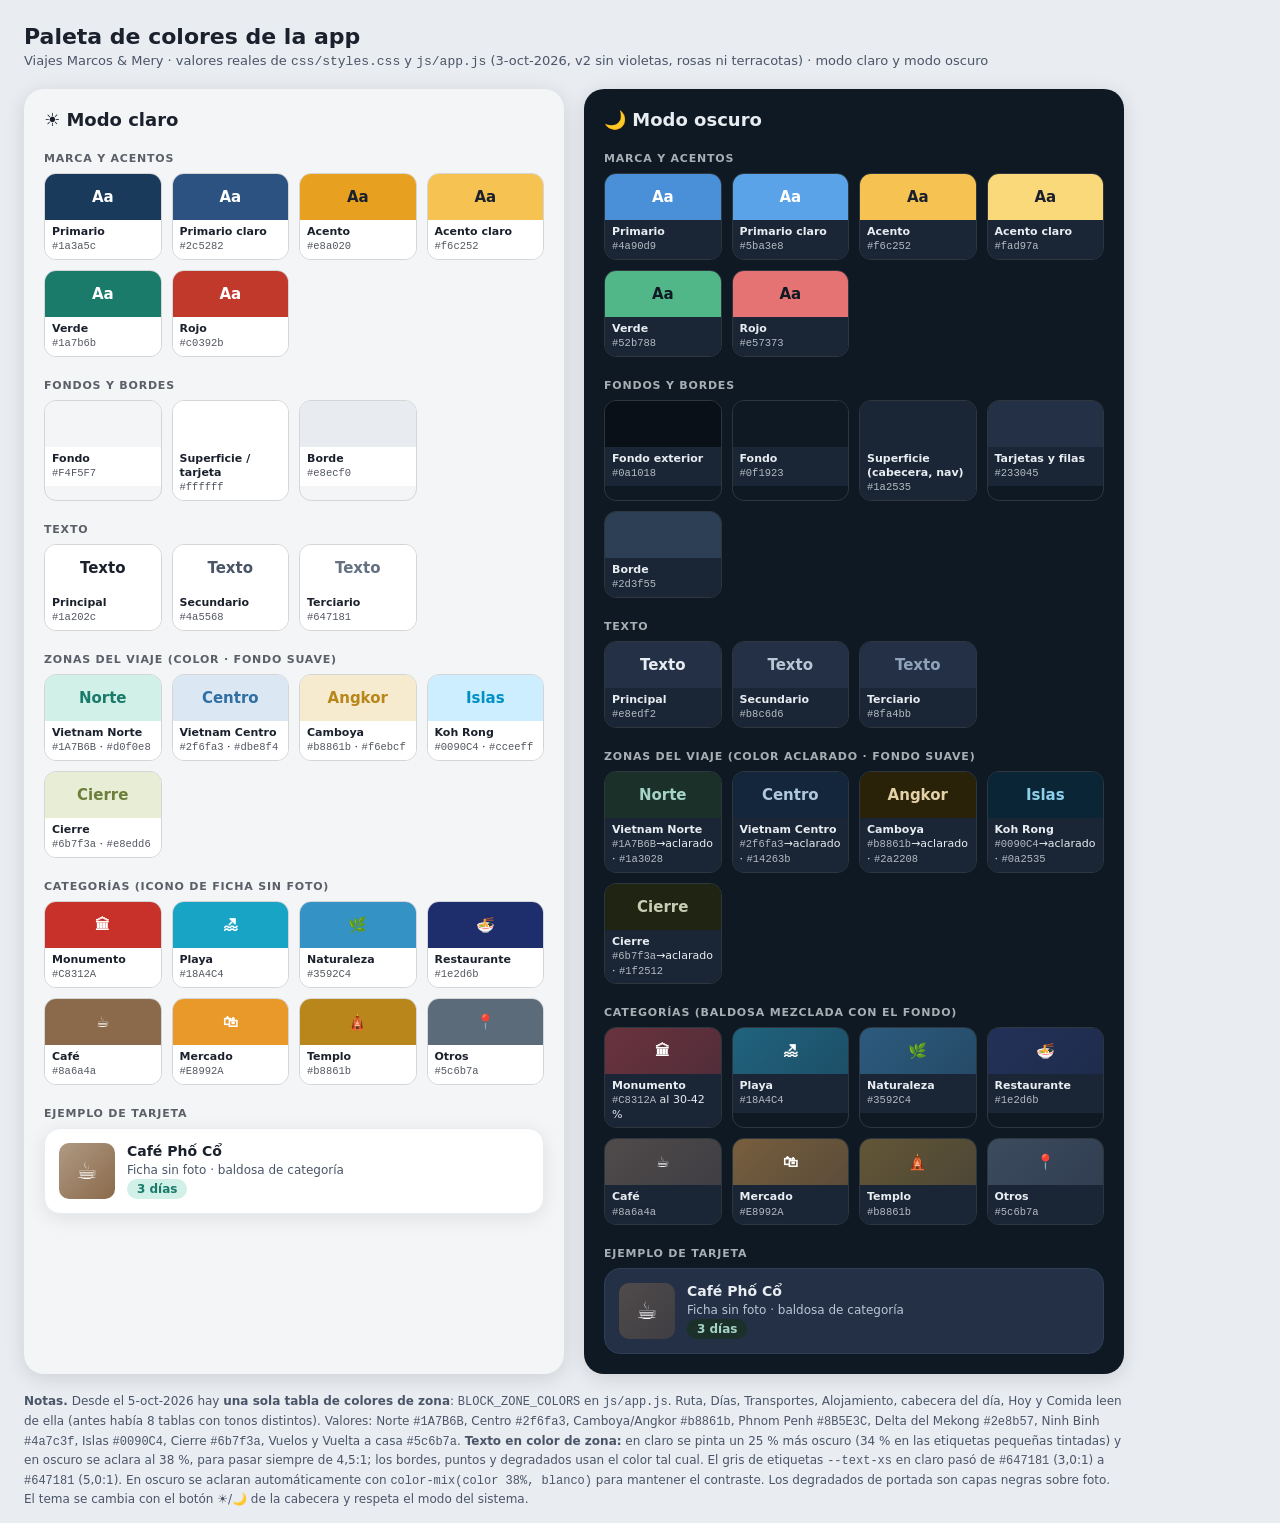
<file: 01_ESPECIFICACIONES/PALETA_COLORES.html>
<!doctype html>
<html lang="es">
<head>
<meta charset="utf-8">
<meta name="viewport" content="width=device-width, initial-scale=1">
<title>Paleta de colores · Viajes Marcos &amp; Mery</title>
<style>
  body { margin: 0; font-family: system-ui, "Segoe UI", sans-serif; background: #e9ecf1; color: #1a202c; padding: 24px; }
  h1 { font-size: 22px; margin: 0 0 4px; }
  .sub { color: #4a5568; font-size: 13px; margin-bottom: 20px; }
  .themes { display: grid; grid-template-columns: repeat(auto-fit, minmax(340px, 1fr)); gap: 20px; max-width: 1100px; }
  .theme { border-radius: 20px; padding: 20px; box-shadow: 0 4px 20px rgba(0,0,0,.12); }
  .light { background: #F4F5F7; color: #1a202c; }
  .dark  { background: #0f1923; color: #e8edf2; }
  .theme h2 { margin: 0 0 14px; font-size: 18px; }
  .theme h3 { margin: 22px 0 8px; font-size: 11px; letter-spacing: .8px; text-transform: uppercase; opacity: .7; }
  .grid { display: grid; grid-template-columns: repeat(auto-fill, minmax(96px, 1fr)); gap: 10px; }
  .sw { border-radius: 12px; overflow: hidden; border: 1px solid rgba(128,128,128,.28); font-size: 11px; }
  .sw .chip { height: 46px; display: flex; align-items: center; justify-content: center; font-weight: 700; font-size: 15px; }
  .sw .lbl { padding: 5px 7px; line-height: 1.3; }
  .light .sw .lbl { background: #fff; color: #1a202c; }
  .dark  .sw .lbl { background: #1a2535; color: #e8edf2; }
  .sw .lbl b { display: block; font-size: 11px; }
  .sw .lbl code { font-size: 10.5px; opacity: .75; }
  .card { border-radius: 16px; padding: 14px; margin-top: 8px; display: flex; gap: 12px; align-items: center; }
  .light .card { background: #fff; border: 1px solid #e8ecf0; box-shadow: 0 4px 20px rgba(0,0,0,.09); }
  .dark  .card { background: #233045; border: 1px solid #2d3f55; }
  .tile { width: 56px; height: 56px; border-radius: 10px; flex-shrink: 0; display: flex; align-items: center; justify-content: center; font-size: 24px; color: #fff; }
  .card b { display: block; font-size: 14px; }
  .card span { font-size: 12px; }
  .light .card span { color: #4a5568; } .dark .card span { color: #b8c6d6; }
  .tag { display: inline-block; padding: 3px 10px; border-radius: 20px; font-size: 11px; font-weight: 700; }
  .note { max-width: 1100px; margin-top: 18px; font-size: 12px; color: #4a5568; line-height: 1.55; }
</style>
</head>
<body>
<h1>Paleta de colores de la app</h1>
<div class="sub">Viajes Marcos &amp; Mery · valores reales de <code>css/styles.css</code> y <code>js/app.js</code> (3-oct-2026, v2 sin violetas, rosas ni terracotas) · modo claro y modo oscuro</div>

<div class="themes">

  <!-- ===================== CLARO ===================== -->
  <div class="theme light">
    <h2>☀️ Modo claro</h2>

    <h3>Marca y acentos</h3>
    <div class="grid">
      <div class="sw"><div class="chip" style="background:#1a3a5c;color:#fff">Aa</div><div class="lbl"><b>Primario</b><code>#1a3a5c</code></div></div>
      <div class="sw"><div class="chip" style="background:#2c5282;color:#fff">Aa</div><div class="lbl"><b>Primario claro</b><code>#2c5282</code></div></div>
      <div class="sw"><div class="chip" style="background:#e8a020">Aa</div><div class="lbl"><b>Acento</b><code>#e8a020</code></div></div>
      <div class="sw"><div class="chip" style="background:#f6c252">Aa</div><div class="lbl"><b>Acento claro</b><code>#f6c252</code></div></div>
      <div class="sw"><div class="chip" style="background:#1a7b6b;color:#fff">Aa</div><div class="lbl"><b>Verde</b><code>#1a7b6b</code></div></div>
      <div class="sw"><div class="chip" style="background:#c0392b;color:#fff">Aa</div><div class="lbl"><b>Rojo</b><code>#c0392b</code></div></div>
    </div>

    <h3>Fondos y bordes</h3>
    <div class="grid">
      <div class="sw"><div class="chip" style="background:#F4F5F7">&nbsp;</div><div class="lbl"><b>Fondo</b><code>#F4F5F7</code></div></div>
      <div class="sw"><div class="chip" style="background:#ffffff">&nbsp;</div><div class="lbl"><b>Superficie / tarjeta</b><code>#ffffff</code></div></div>
      <div class="sw"><div class="chip" style="background:#e8ecf0">&nbsp;</div><div class="lbl"><b>Borde</b><code>#e8ecf0</code></div></div>
    </div>

    <h3>Texto</h3>
    <div class="grid">
      <div class="sw"><div class="chip" style="background:#fff;color:#1a202c">Texto</div><div class="lbl"><b>Principal</b><code>#1a202c</code></div></div>
      <div class="sw"><div class="chip" style="background:#fff;color:#4a5568">Texto</div><div class="lbl"><b>Secundario</b><code>#4a5568</code></div></div>
      <div class="sw"><div class="chip" style="background:#fff;color:#647181">Texto</div><div class="lbl"><b>Terciario</b><code>#647181</code></div></div>
    </div>

    <h3>Zonas del viaje (color · fondo suave)</h3>
    <div class="grid">
      <div class="sw"><div class="chip" style="background:#d0f0e8;color:#1A7B6B">Norte</div><div class="lbl"><b>Vietnam Norte</b><code>#1A7B6B</code> · <code>#d0f0e8</code></div></div>
      <div class="sw"><div class="chip" style="background:#dbe8f4;color:#2f6fa3">Centro</div><div class="lbl"><b>Vietnam Centro</b><code>#2f6fa3</code> · <code>#dbe8f4</code></div></div>
      <div class="sw"><div class="chip" style="background:#f6ebcf;color:#b8861b">Angkor</div><div class="lbl"><b>Camboya</b><code>#b8861b</code> · <code>#f6ebcf</code></div></div>
      <div class="sw"><div class="chip" style="background:#cceeff;color:#0090C4">Islas</div><div class="lbl"><b>Koh Rong</b><code>#0090C4</code> · <code>#cceeff</code></div></div>
      <div class="sw"><div class="chip" style="background:#e8edd6;color:#6b7f3a">Cierre</div><div class="lbl"><b>Cierre</b><code>#6b7f3a</code> · <code>#e8edd6</code></div></div>
    </div>

    <h3>Categorías (icono de ficha sin foto)</h3>
    <div class="grid">
      <div class="sw"><div class="chip" style="background:#C8312A;color:#fff">🏛</div><div class="lbl"><b>Monumento</b><code>#C8312A</code></div></div>
      <div class="sw"><div class="chip" style="background:#18A4C4;color:#fff">🏖</div><div class="lbl"><b>Playa</b><code>#18A4C4</code></div></div>
      <div class="sw"><div class="chip" style="background:#3592C4;color:#fff">🌿</div><div class="lbl"><b>Naturaleza</b><code>#3592C4</code></div></div>
      <div class="sw"><div class="chip" style="background:#1e2d6b;color:#fff">🍜</div><div class="lbl"><b>Restaurante</b><code>#1e2d6b</code></div></div>
      <div class="sw"><div class="chip" style="background:#8a6a4a;color:#fff">☕</div><div class="lbl"><b>Café</b><code>#8a6a4a</code></div></div>
      <div class="sw"><div class="chip" style="background:#E8992A;color:#fff">🛍</div><div class="lbl"><b>Mercado</b><code>#E8992A</code></div></div>
      <div class="sw"><div class="chip" style="background:#b8861b;color:#fff">🛕</div><div class="lbl"><b>Templo</b><code>#b8861b</code></div></div>
      <div class="sw"><div class="chip" style="background:#5c6b7a;color:#fff">📍</div><div class="lbl"><b>Otros</b><code>#5c6b7a</code></div></div>
    </div>

    <h3>Ejemplo de tarjeta</h3>
    <div class="card">
      <div class="tile" style="background:linear-gradient(135deg,color-mix(in srgb,#8a6a4a 68%,#fff),#8a6a4a)">☕</div>
      <div><b>Café Phố Cổ</b><span>Ficha sin foto · baldosa de categoría</span><br><span class="tag" style="background:#d0f0e8;color:#1A7B6B">3 días</span></div>
    </div>
  </div>

  <!-- ===================== OSCURO ===================== -->
  <div class="theme dark">
    <h2>🌙 Modo oscuro</h2>

    <h3>Marca y acentos</h3>
    <div class="grid">
      <div class="sw"><div class="chip" style="background:#4a90d9;color:#fff">Aa</div><div class="lbl"><b>Primario</b><code>#4a90d9</code></div></div>
      <div class="sw"><div class="chip" style="background:#5ba3e8;color:#fff">Aa</div><div class="lbl"><b>Primario claro</b><code>#5ba3e8</code></div></div>
      <div class="sw"><div class="chip" style="background:#f6c252;color:#1a202c">Aa</div><div class="lbl"><b>Acento</b><code>#f6c252</code></div></div>
      <div class="sw"><div class="chip" style="background:#fad97a;color:#1a202c">Aa</div><div class="lbl"><b>Acento claro</b><code>#fad97a</code></div></div>
      <div class="sw"><div class="chip" style="background:#52b788;color:#0f1923">Aa</div><div class="lbl"><b>Verde</b><code>#52b788</code></div></div>
      <div class="sw"><div class="chip" style="background:#e57373;color:#0f1923">Aa</div><div class="lbl"><b>Rojo</b><code>#e57373</code></div></div>
    </div>

    <h3>Fondos y bordes</h3>
    <div class="grid">
      <div class="sw"><div class="chip" style="background:#0a1018">&nbsp;</div><div class="lbl"><b>Fondo exterior</b><code>#0a1018</code></div></div>
      <div class="sw"><div class="chip" style="background:#0f1923">&nbsp;</div><div class="lbl"><b>Fondo</b><code>#0f1923</code></div></div>
      <div class="sw"><div class="chip" style="background:#1a2535">&nbsp;</div><div class="lbl"><b>Superficie (cabecera, nav)</b><code>#1a2535</code></div></div>
      <div class="sw"><div class="chip" style="background:#233045">&nbsp;</div><div class="lbl"><b>Tarjetas y filas</b><code>#233045</code></div></div>
      <div class="sw"><div class="chip" style="background:#2d3f55">&nbsp;</div><div class="lbl"><b>Borde</b><code>#2d3f55</code></div></div>
    </div>

    <h3>Texto</h3>
    <div class="grid">
      <div class="sw"><div class="chip" style="background:#233045;color:#e8edf2">Texto</div><div class="lbl"><b>Principal</b><code>#e8edf2</code></div></div>
      <div class="sw"><div class="chip" style="background:#233045;color:#b8c6d6">Texto</div><div class="lbl"><b>Secundario</b><code>#b8c6d6</code></div></div>
      <div class="sw"><div class="chip" style="background:#233045;color:#8fa4bb">Texto</div><div class="lbl"><b>Terciario</b><code>#8fa4bb</code></div></div>
    </div>

    <h3>Zonas del viaje (color aclarado · fondo suave)</h3>
    <div class="grid">
      <div class="sw"><div class="chip" style="background:#1a3028;color:#a6d3c8">Norte</div><div class="lbl"><b>Vietnam Norte</b><code>#1A7B6B</code>→aclarado · <code>#1a3028</code></div></div>
      <div class="sw"><div class="chip" style="background:#14263b;color:#b0c8dc">Centro</div><div class="lbl"><b>Vietnam Centro</b><code>#2f6fa3</code>→aclarado · <code>#14263b</code></div></div>
      <div class="sw"><div class="chip" style="background:#2a2208;color:#e4d1a8">Angkor</div><div class="lbl"><b>Camboya</b><code>#b8861b</code>→aclarado · <code>#2a2208</code></div></div>
      <div class="sw"><div class="chip" style="background:#0a2535;color:#8dd0ec">Islas</div><div class="lbl"><b>Koh Rong</b><code>#0090C4</code>→aclarado · <code>#0a2535</code></div></div>
      <div class="sw"><div class="chip" style="background:#1f2512;color:#c7ceb4">Cierre</div><div class="lbl"><b>Cierre</b><code>#6b7f3a</code>→aclarado · <code>#1f2512</code></div></div>
    </div>

    <h3>Categorías (baldosa mezclada con el fondo)</h3>
    <div class="grid">
      <div class="sw"><div class="chip" style="background:linear-gradient(135deg,color-mix(in srgb,#C8312A 42%,#26344b),color-mix(in srgb,#C8312A 30%,#1f2b40));color:#fff">🏛</div><div class="lbl"><b>Monumento</b><code>#C8312A</code> al 30-42 %</div></div>
      <div class="sw"><div class="chip" style="background:linear-gradient(135deg,color-mix(in srgb,#18A4C4 42%,#26344b),color-mix(in srgb,#18A4C4 30%,#1f2b40));color:#fff">🏖</div><div class="lbl"><b>Playa</b><code>#18A4C4</code></div></div>
      <div class="sw"><div class="chip" style="background:linear-gradient(135deg,color-mix(in srgb,#3592C4 42%,#26344b),color-mix(in srgb,#3592C4 30%,#1f2b40));color:#fff">🌿</div><div class="lbl"><b>Naturaleza</b><code>#3592C4</code></div></div>
      <div class="sw"><div class="chip" style="background:linear-gradient(135deg,color-mix(in srgb,#1e2d6b 42%,#26344b),color-mix(in srgb,#1e2d6b 30%,#1f2b40));color:#fff">🍜</div><div class="lbl"><b>Restaurante</b><code>#1e2d6b</code></div></div>
      <div class="sw"><div class="chip" style="background:linear-gradient(135deg,color-mix(in srgb,#8a6a4a 42%,#26344b),color-mix(in srgb,#8a6a4a 30%,#1f2b40));color:#fff">☕</div><div class="lbl"><b>Café</b><code>#8a6a4a</code></div></div>
      <div class="sw"><div class="chip" style="background:linear-gradient(135deg,color-mix(in srgb,#E8992A 42%,#26344b),color-mix(in srgb,#E8992A 30%,#1f2b40));color:#fff">🛍</div><div class="lbl"><b>Mercado</b><code>#E8992A</code></div></div>
      <div class="sw"><div class="chip" style="background:linear-gradient(135deg,color-mix(in srgb,#b8861b 42%,#26344b),color-mix(in srgb,#b8861b 30%,#1f2b40));color:#fff">🛕</div><div class="lbl"><b>Templo</b><code>#b8861b</code></div></div>
      <div class="sw"><div class="chip" style="background:linear-gradient(135deg,color-mix(in srgb,#5c6b7a 42%,#26344b),color-mix(in srgb,#5c6b7a 30%,#1f2b40));color:#fff">📍</div><div class="lbl"><b>Otros</b><code>#5c6b7a</code></div></div>
    </div>

    <h3>Ejemplo de tarjeta</h3>
    <div class="card">
      <div class="tile" style="background:linear-gradient(135deg,color-mix(in srgb,#8a6a4a 42%,#26344b),color-mix(in srgb,#8a6a4a 30%,#1f2b40))">☕</div>
      <div><b>Café Phố Cổ</b><span>Ficha sin foto · baldosa de categoría</span><br><span class="tag" style="background:#1a3028;color:#a6d3c8">3 días</span></div>
    </div>
  </div>

</div>

<div class="note">
  <b>Notas.</b> Desde el 5-oct-2026 hay <b>una sola tabla de colores de zona</b>: <code>BLOCK_ZONE_COLORS</code> en <code>js/app.js</code>. Ruta, Días, Transportes, Alojamiento, cabecera del día, Hoy y Comida leen de ella (antes había 8 tablas con tonos distintos). Valores: Norte <code>#1A7B6B</code>, Centro <code>#2f6fa3</code>, Camboya/Angkor <code>#b8861b</code>, Phnom Penh <code>#8B5E3C</code>, Delta del Mekong <code>#2e8b57</code>, Ninh Binh <code>#4a7c3f</code>, Islas <code>#0090C4</code>, Cierre <code>#6b7f3a</code>, Vuelos y Vuelta a casa <code>#5c6b7a</code>. <b>Texto en color de zona:</b> en claro se pinta un 25 % más oscuro (34 % en las etiquetas pequeñas tintadas) y en oscuro se aclara al 38 %, para pasar siempre de 4,5:1; los bordes, puntos y degradados usan el color tal cual. El gris de etiquetas <code>--text-xs</code> en claro pasó de <code>#647181</code> (3,0:1) a <code>#647181</code> (5,0:1).
  En oscuro se aclaran automáticamente con <code>color-mix(color 38%, blanco)</code> para mantener el contraste.
  Los degradados de portada son capas negras sobre foto. El tema se cambia con el botón ☀️/🌙 de la cabecera y respeta el modo del sistema.
</div>
</body>
</html>
</file>
